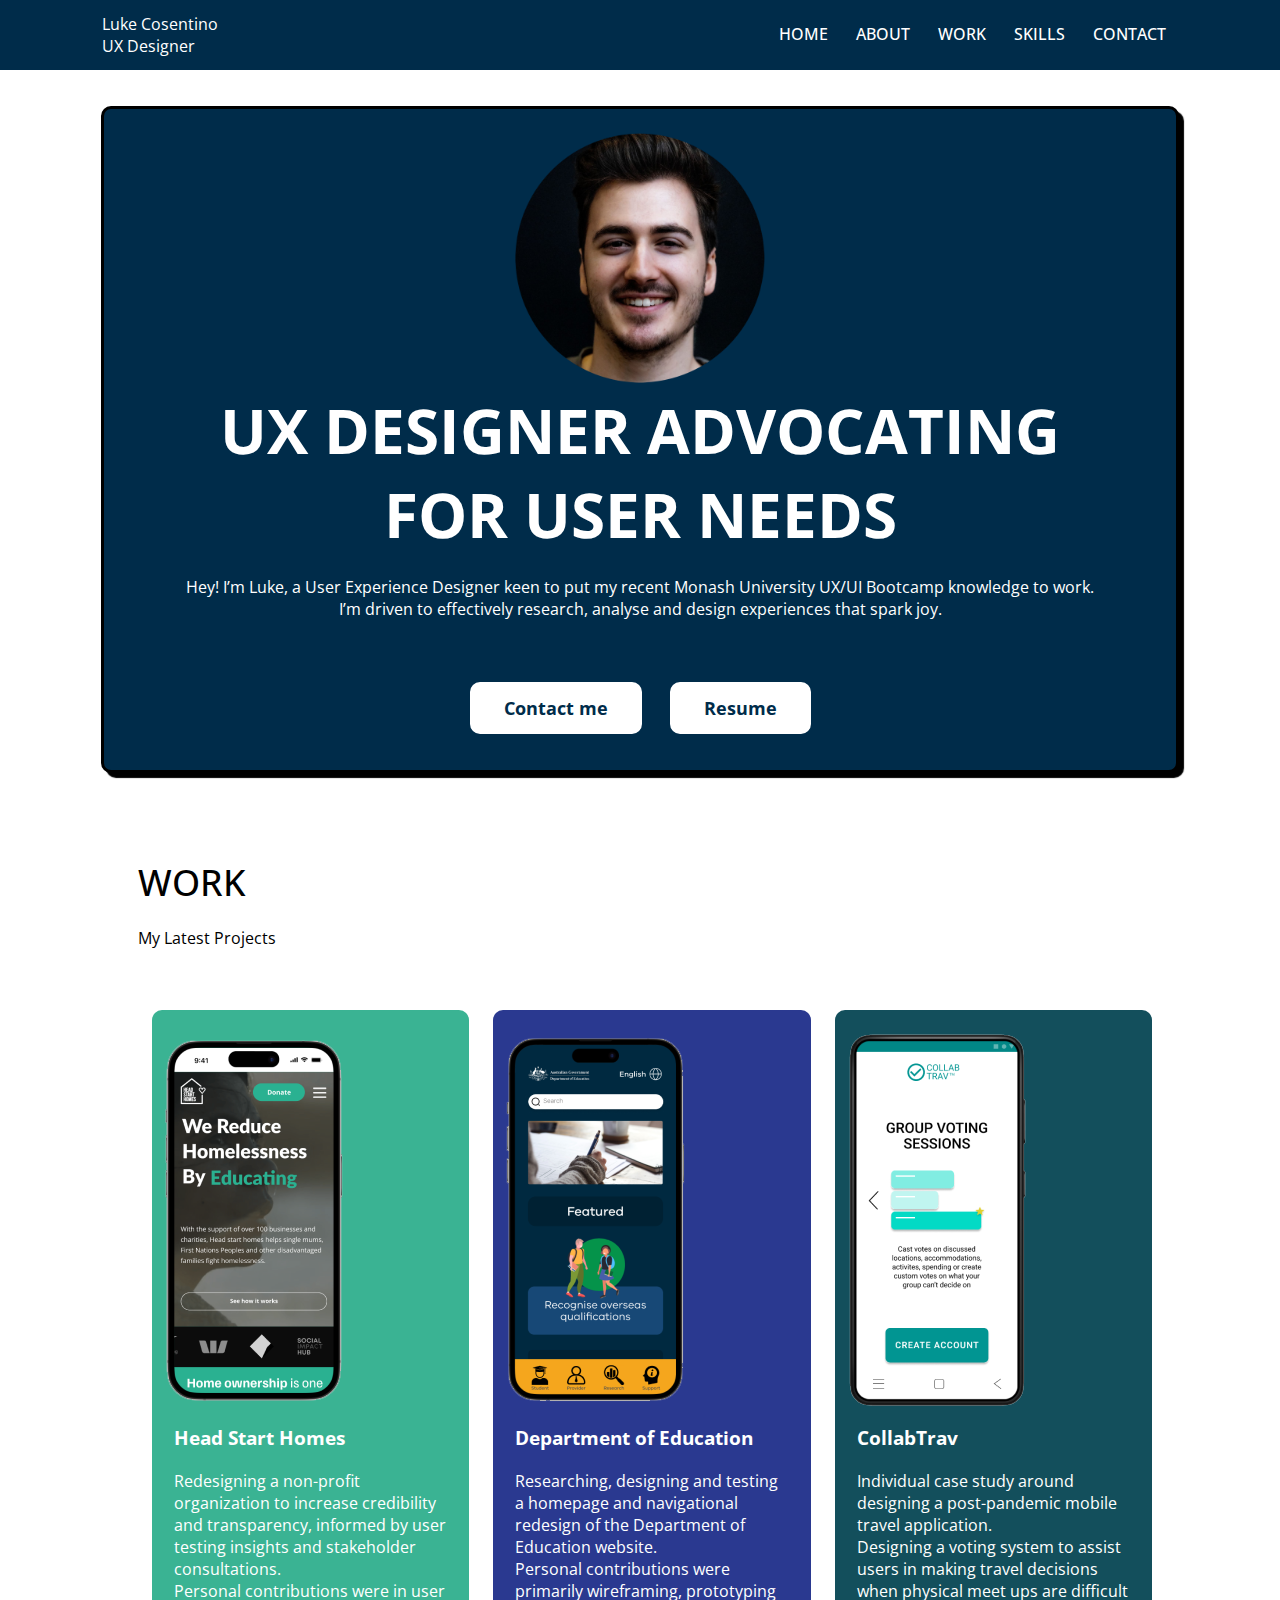
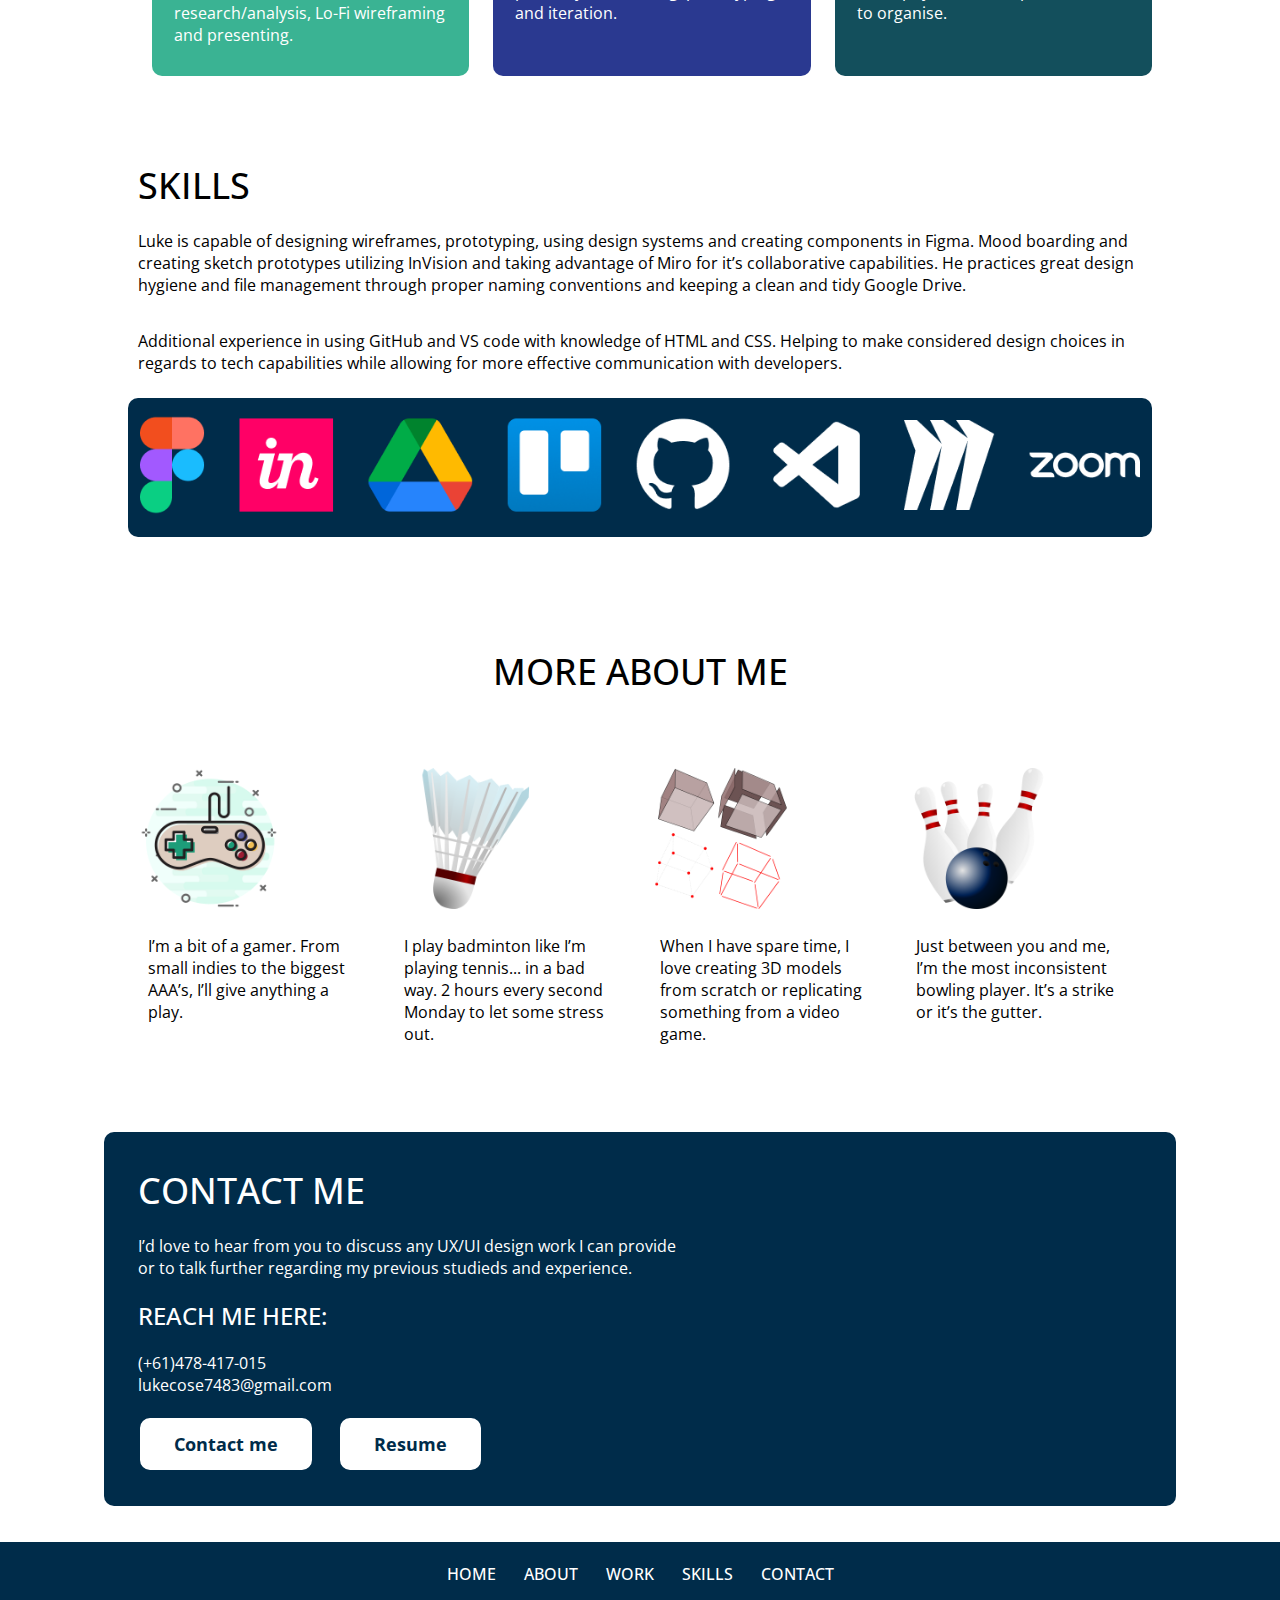
<file: index.html>
<!DOCTYPE html>
<html>
<head>

    <meta name="viewport" content="with=device-width, initial-scale=1.0">
    <title>Luke Cosentino's UX Portfolio</title>
    <link rel="stylesheet" href="style.css">
    <link rel="preconnect" href="https://fonts.googleapis.com">
<link rel="preconnect" href="https://fonts.gstatic.com" crossorigin>
<link href="https://fonts.googleapis.com/css2?family=Montserrat:wght@300;400;600;700&family=Open+Sans:wght@300;400;600;700&display=swap" rel="stylesheet">
<link rel="stylesheet" href="https://stackpath.bootstrapcdn.com/font-awesome/4.7.0/css/font-awesome.min.css">
</head>
<body>
    <section class="header">
        <nav>
            <a>Luke Cosentino<br>UX Designer</a>
            <div class="nav-links" id="navLinks">
                <i class="fa fa-times" onclick="hideMenu()"></i>
                <ul>
                    <li><a href="">HOME</a></li>
                    <li><a href="">ABOUT</a></li>
                    <li><a href="#work">WORK</a></li>
                    <li><a href="#skills">SKILLS</a></li>
                    <li><a href="#contact">CONTACT</a></li>
                </ul>
            </div>
            <i class="fa fa-bars" onclick="showMenu()"></i>
        </nav>
    </section>

    <section class="heroSection">
        <div class="text-box">
            <img src="images/AboutMe.png"></a>
            <h1>UX DESIGNER ADVOCATING <br> FOR USER NEEDS</h1>
            <p>Hey! I’m Luke, a User Experience Designer keen to put my recent Monash University UX/UI Bootcamp knowledge to work. <br> I’m driven to effectively research, analyse and design experiences that spark joy.</p>
            <a href="#contact" class="hero-btn">Contact me</a>
            <a href="#contact" class="hero-btn">Resume</a>
        </div>
    </section>
        
    <!-------Projects------>

    <section class="caseStudies">
        <a id="work"></a>
        <h2>WORK</h2>
        <p>My Latest Projects</p>

        <div class="column">
        <a href="projects.html"><link>
            <div class="caseStudy-col1">
                <img src="images/HeadStartHomes-Mobile.png">
                <h3>Head Start Homes</h3>
                <p>Redesigning a non-profit organization to increase credibility and transparency, informed by user testing insights and stakeholder consultations.<br>Personal contributions were in user research/analysis, Lo-Fi wireframing and presenting.</p>
            </a></div>
            <div class="caseStudy-col2">
                <img src="images/DepartmentOfEducation-Mobile.png">
                <h3>Department of Education</h3>
                <p>Researching, designing and testing a homepage and navigational redesign of the Department of Education website.<br>Personal contributions were primarily wireframing, prototyping and iteration.</p>
            </div>
            <div class="caseStudy-col3">
                <img src="images/CollabTrav-Mobile.png">
                <h3>CollabTrav</h3>
                <p>Individual case study around designing a post-pandemic mobile travel application.<br>Designing a voting system to assist users in making travel decisions when physical meet ups are difficult to organise.</p>
            </div>
        </div>
    </div>

    </section>

        <section class="skills">
            <a id="skills"></a>
            <h2>SKILLS</h2>
            <p>Luke is capable of designing wireframes, prototyping, using design systems and creating components in Figma. Mood boarding and creating sketch prototypes utilizing InVision and taking advantage of Miro for it’s collaborative capabilities. He practices great design hygiene and file management through proper naming conventions and keeping a clean and tidy Google Drive.</p>
            <p>Additional experience in using GitHub and VS code with knowledge of HTML and CSS. Helping to make considered design choices in regards to tech capabilities while allowing for more effective communication with developers.</p>
            <div class="skills-row">
                <div class="skills-col">
                    <img src="images/SkillsLogos.png">
                </div>

            </div>

        </section>

        <section class="liked-things">
            <h2>MORE ABOUT ME</h2>

            <div class="row">
                <div class="liked-things-col">
                    <img src="images/Gaming.png">
                    <p>I’m a bit of a gamer. From small indies to the biggest AAA’s, I’ll give anything a play.</p>
                </div>

                <div class="liked-things-col">
                    <img src="images/Badminton.png">
                    <p>I play badminton like I’m playing tennis... in a bad way. 2 hours every second Monday to let some stress out.</p>
                </div>

                <div class="liked-things-col">
                    <img src="images/3D-Modeling.png">
                    <p>When I have spare time, I love creating 3D models from scratch or replicating something from a video game.</p>
                </div>

                <div class="liked-things-col">
                    <img src="images/Bowling.png">
                    <p>Just between you and me, I’m the most inconsistent bowling player. It’s a strike or it’s the gutter.</p>
                </div>

            </div>


        </section>

        <section>
            <div class="contact-me">
                <a id="contact"></a>
                <h2>CONTACT ME</h2>
                <p>I’d love to hear from you to discuss any UX/UI design work I can provide <br> or to talk further regarding my previous studieds and experience.</p>
                <h1>REACH ME HERE:</h1>
                <p>(+61)478-417-015 <br> lukecose7483@gmail.com</p>
                <a href="#contact" class="hero-btn">Contact me</a>
                <a href="#contact" class="hero-btn">Resume</a>
            </div>

        </section>
        
        <section class="footer">
            <div class="footer-links">
                <ul>
                    <li><a href="">HOME</a></li>
                    <li><a href="">ABOUT</a></li>
                    <li><a href="">WORK</a></li>
                    <li><a href="">SKILLS</a></li>
                    <li><a href="">CONTACT</a></li>
                </ul>
            </div>
        </section>

    </section>

    <!-------JavaScript for Toggle Menu------>
    <script>

        var navLinks = document.getElementById("navLinks");

        function showMenu(){
            navLinks.style.right = "0";
        }

        function hideMenu(){
            navLinks.style.right = "-200px";
        }

    </script>


</body>
</html>

<script src="https://ajax.googleapis.com/ajax/libs/jquery/3.6.1/jquery.min.js"></script>
    <script src="index.js"></script>
</file>
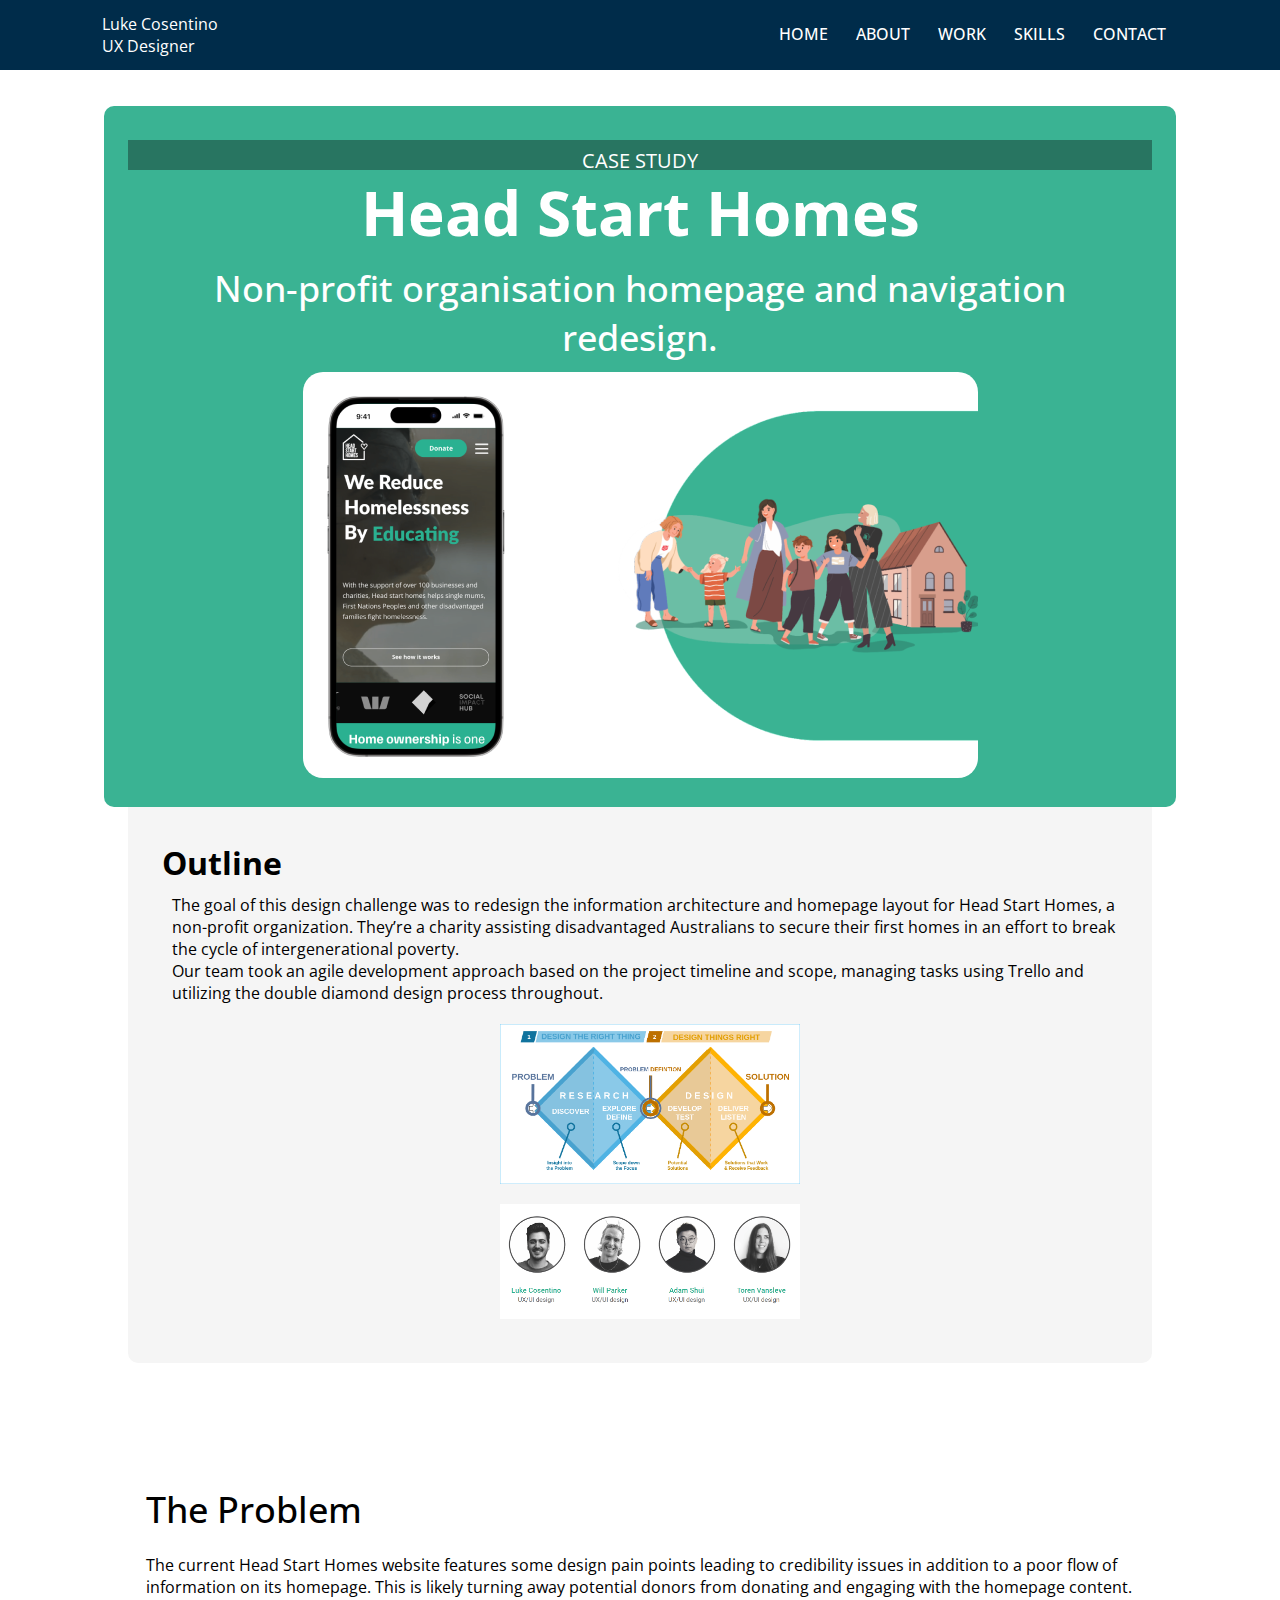
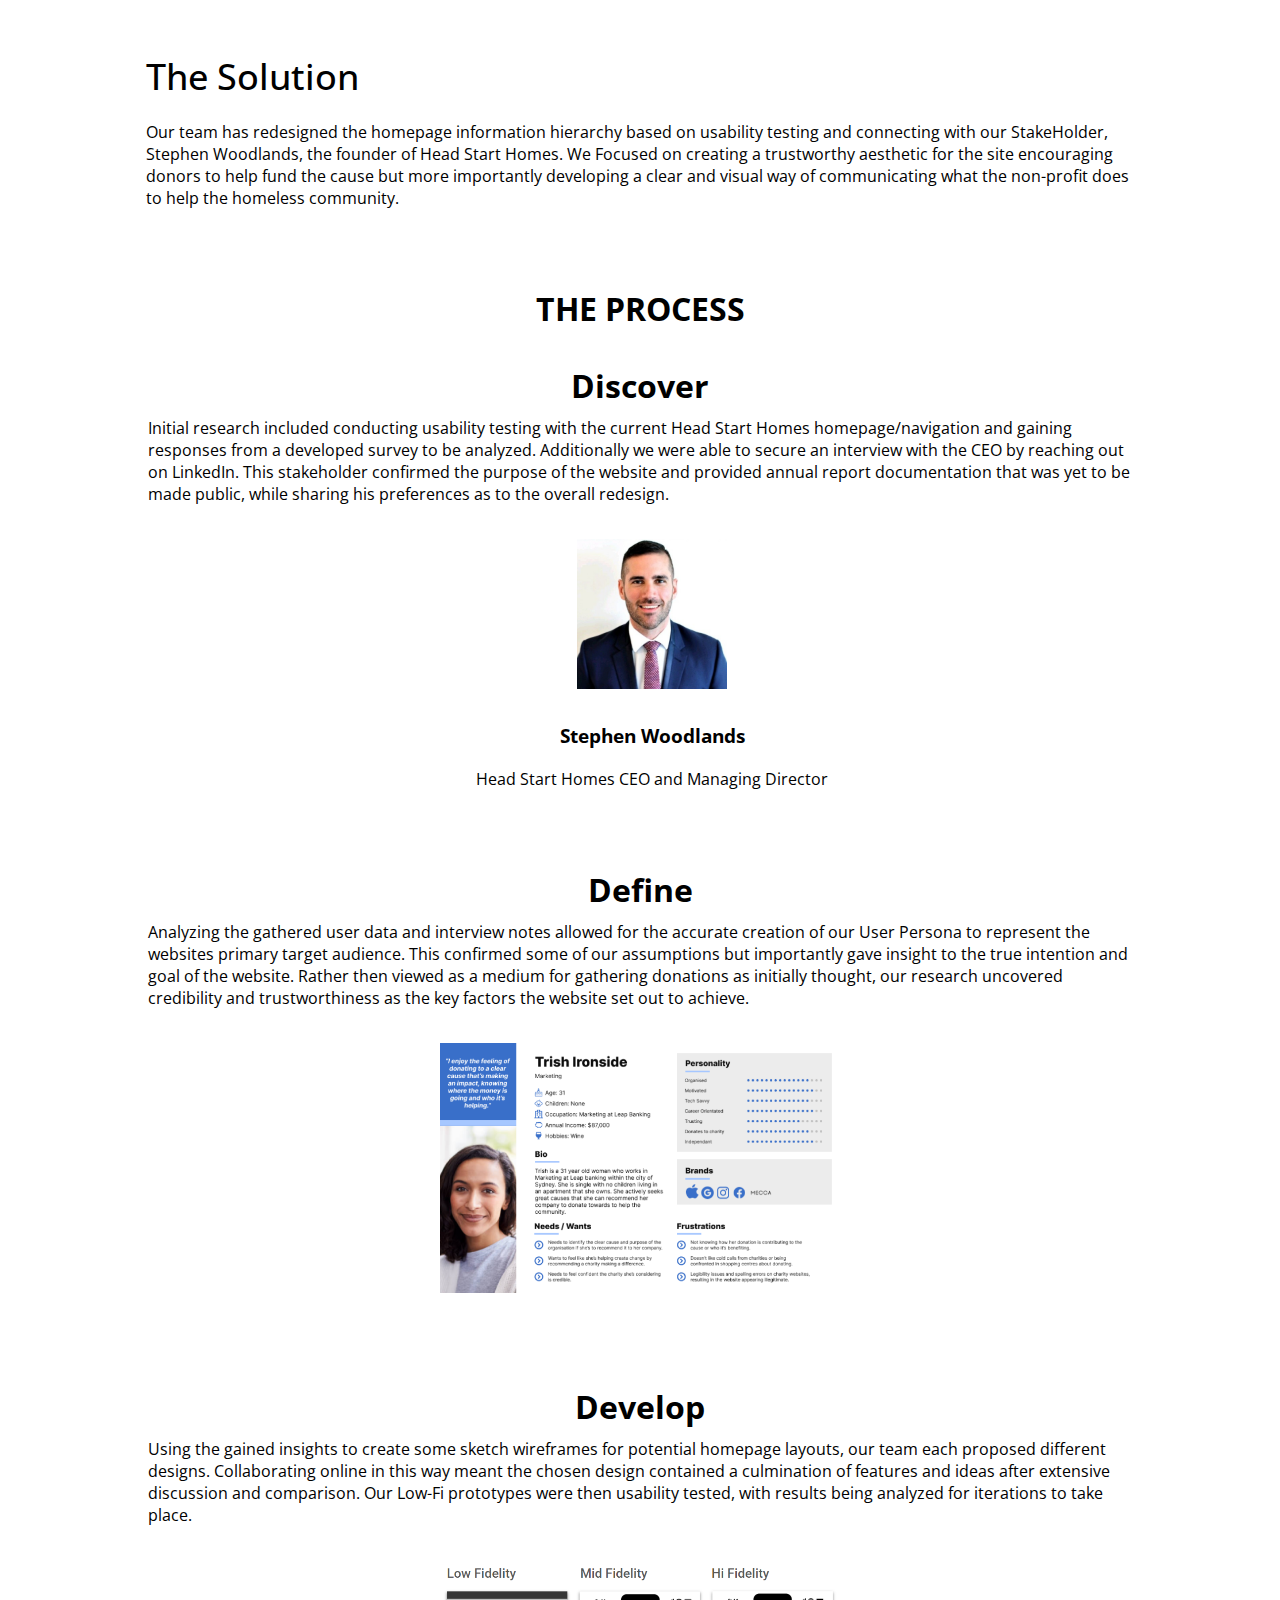
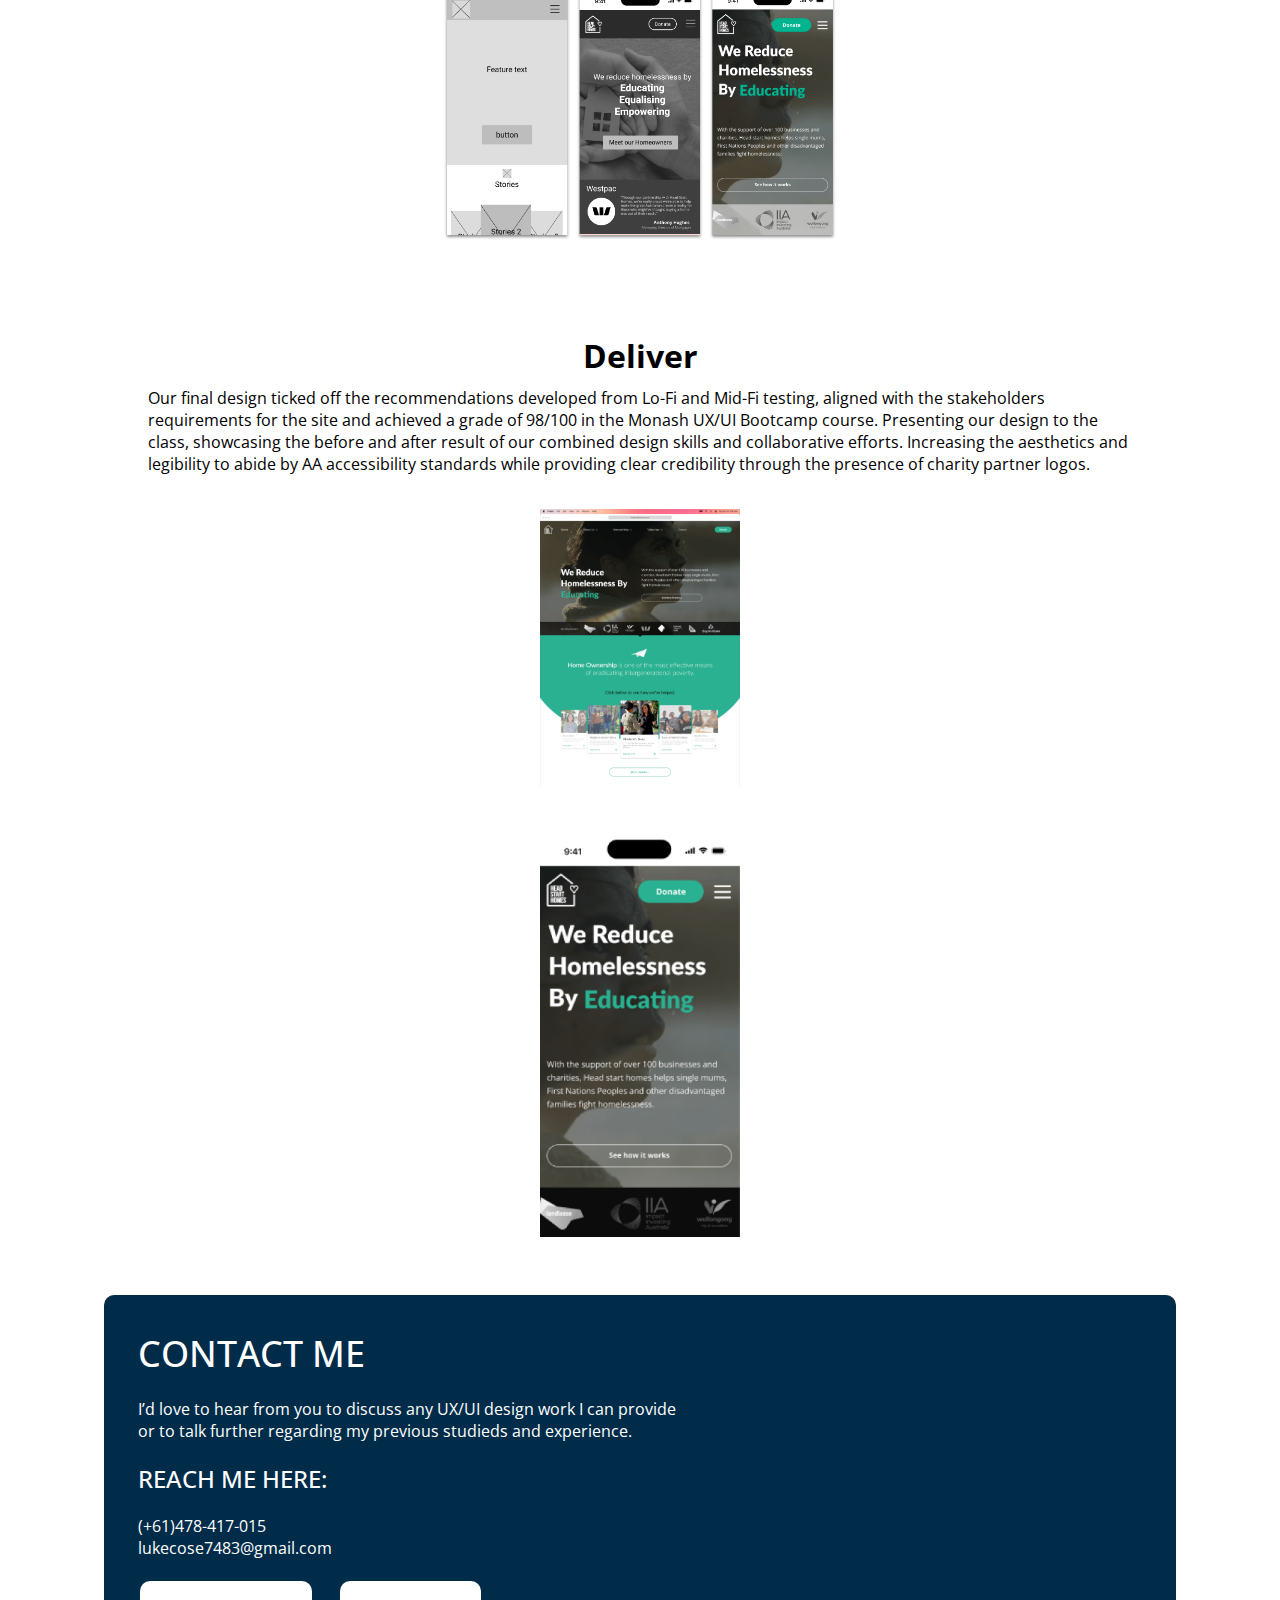
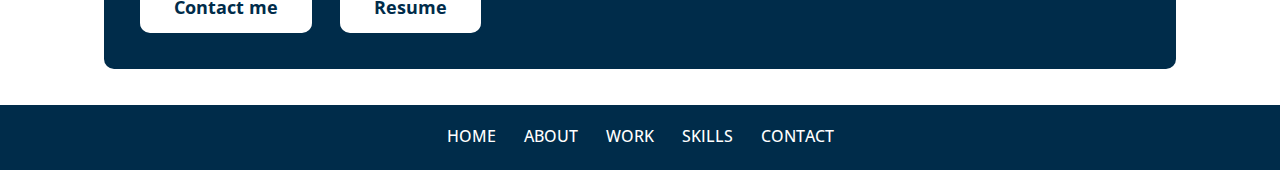
<file: projects.html>
<!DOCTYPE html>
<html>
<head>

    <meta name="viewport" content="with=device-width, initial-scale=1.0">
    <title>Luke Cosentino's UX Portfolio</title>
    <link rel="stylesheet" href="style.css">
    <link rel="preconnect" href="https://fonts.googleapis.com">
<link rel="preconnect" href="https://fonts.gstatic.com" crossorigin>
<link href="https://fonts.googleapis.com/css2?family=Montserrat:wght@300;400;600;700&family=Open+Sans:wght@300;400;600;700&display=swap" rel="stylesheet">
<link rel="stylesheet" href="https://stackpath.bootstrapcdn.com/font-awesome/4.7.0/css/font-awesome.min.css">
</head>
<body>
    <section class="header">
        <nav>
            <a href="index.html">Luke Cosentino<br>UX Designer</a>
            <div class="nav-links" id="navLinks">
                <i class="fa fa-times" onclick="hideMenu()"></i>
                <ul>
                    <li><a href="index.html">HOME</a></li>
                    <li><a href="index.html">ABOUT</a></li>
                    <li><a href="index.html">WORK</a></li>
                    <li><a href="index.html">SKILLS</a></li>
                    <li><a href="index.html">CONTACT</a></li>
                </ul>
            </div>
            <i class="fa fa-bars" onclick="showMenu()"></i>
        </nav>
    </section>

    <section class="heroSection">
        <div class="HSH_header">
            <div class="headline">
            <p>CASE STUDY</p>
        </div>
            <h1>Head Start Homes</h1>
            <h2>Non-profit organisation homepage and navigation redesign.</h2>
            <img src="images/HSH.png"></a>
        </div>
    </section>

    <section class="outline">

        <div class="projectOverview">
            <div class="grid-container">
                <h1>Outline</h1>
            <p>The goal of this design challenge was to redesign the information architecture and homepage layout for Head Start Homes, a non-profit organization. They’re a charity assisting disadvantaged Australians to secure their first homes in an effort to break the cycle of intergenerational poverty. <br> Our team took an agile development approach based on the project timeline and scope, managing tasks using Trello and utilizing the double diamond design process throughout.</p>
            <img src="images/Double_diamond.png">
            <img src="images/TeamPhotos.png">
            </div>
        </div>

     </section>

    <div class="grid-container2">
        <div class="problem">
            <h2>The Problem</h2>
            <p>The current Head Start Homes website features some design pain points leading to credibility issues in addition to a poor flow of information on its homepage. This is likely turning away potential donors from donating and engaging with the homepage content.</p>
        </div>
        <div class="solution">
            <h2>The Solution</h2>
            <p>Our team has redesigned the homepage information hierarchy based on usability testing and connecting with our StakeHolder, Stephen Woodlands, the founder of Head Start Homes. We Focused on creating a trustworthy aesthetic for the site encouraging donors to help fund the cause but more importantly developing a clear and visual way of communicating what the non-profit does to help the homeless community.</p>
        </div>

    </div>

     <h1 class="case-study-heading">THE PROCESS</h1>

    <section class="Step-1">
        <div class="steps">
            <div class="grid-container">
                <h1>Discover</h1>
                <p>Initial research included conducting usability testing with the current Head Start Homes homepage/navigation and gaining responses from a developed survey to be analyzed. Additionally we were able to secure an interview with the CEO by reaching out on LinkedIn. This stakeholder confirmed the purpose of the website and provided annual report documentation that was yet to be made public, while sharing his preferences as to the overall redesign.</p>
                <div class="CEO">
                    <div>
                        <img src="images/Stephen Woodlands.jpg">
                        <h3>Stephen Woodlands</h3>
                        <p>Head Start Homes CEO and Managing Director</p>
                    </div>
                </div>
            </div>
        </div>
    </section>

    <section class="Step-2">
        <div class="steps">
            <div class="grid-container">
                <h1 class="Define">Define</h1>
                <p>Analyzing the gathered user data and interview notes allowed for the accurate creation of our User Persona to represent the websites primary target audience. This confirmed some of our assumptions but importantly gave insight to the true intention and goal of the website. Rather then viewed as a medium for gathering donations as initially thought, our research uncovered credibility and trustworthiness as the key factors the website set out to achieve.</p>
                <img src="images/UserPersona.png">
            </div>
        </div>
    </section>

    <section class="Step-3">
        <div class="steps">
            <div class="grid-container">
                <h1 class="Develop">Develop</h1>
                <p>Using the gained insights to create some sketch wireframes for potential homepage layouts, our team each proposed different designs. Collaborating online in this way meant the chosen design contained a culmination of features and ideas after extensive discussion and comparison. Our Low-Fi prototypes were then usability tested, with results being analyzed for iterations to take place.</p>
                <img src="images/HSH-Prototyping.png">
            </div>
        </div>
    </section>

    <section class="Step-4">
        <div class="steps">
            <div class="grid-container">
                <h1 class="Deliver">Deliver</h1>
                <p>Our final design ticked off the recommendations developed from Lo-Fi and Mid-Fi testing, aligned with the stakeholders requirements for the site and achieved a grade of 98/100 in the Monash UX/UI Bootcamp course. Presenting our design to the class, showcasing the before and after result of our combined design skills and collaborative efforts. Increasing the aesthetics and legibility to abide by AA accessibility standards while providing clear credibility through the presence of charity partner logos.</p>
                <img class="del-img" src="images/image 8.png">
                <img class="del-img" src="images/image 10.png">
            </div>
        </div>
    </section>

    <section>
        <div class="contact-me">
            <a id="contact"></a>
            <h2>CONTACT ME</h2>
            <p>I’d love to hear from you to discuss any UX/UI design work I can provide <br> or to talk further regarding my previous studieds and experience.</p>
            <h1>REACH ME HERE:</h1>
            <p>(+61)478-417-015 <br> lukecose7483@gmail.com</p>
            <a href="" class="hero-btn">Contact me</a>
            <a href="" class="hero-btn">Resume</a>
        </div>

    </section>


     <section class="footer">
        <div class="footer-links">
            <ul>
                <li><a href="index.html">HOME</a></li>
                <li><a href="">ABOUT</a></li>
                <li><a href="">WORK</a></li>
                <li><a href="">SKILLS</a></li>
                <li><a href="">CONTACT</a></li>
            </ul>
        </div>
    </section>


    </body>
</html>

    <script src="https://ajax.googleapis.com/ajax/libs/jquery/3.6.1/jquery.min.js"></script>
    <script src="index.js"></script>

<!--<button class="accordion">Discover</button>
        <div class="panel">
            <p>
                Initial research included conducting usability testing with the current Head Start Homes homepage/navigation and gaining responses from a developed survey to be analyzed. Additionally we were able to secure an interview with the CEO by reaching out on LinkedIn. This stakeholder confirmed the purpose of the website and provided annual report documentation that was yet to be made public, while sharing his preferences as to the overall redesign.
            </p>
        </div>

        <button class="accordion">Define</button>
        <div class="panel">
            <p>
                Analyzing the gathered user data and interview notes allowed for the accurate creation of our User Persona to represent the websites primary target audience. This confirmed some of our assumptions but importantly gave insight to the true intention and goal of the website. Rather then viewed as a medium for gathering donations as initially thought, our research uncovered credibility and trustworthiness as the key factors the website set out to achieve.
            </p>
        </div>

        <button class="accordion">Develop</button>
        <div class="panel">
            <p>
                Using the gained insights to create some sketch wireframes for potential homepage layouts, our team each proposed different designs. Collaborating online in this way meant the chosen design contained a culmination of features and ideas after extensive discussion and comparison.
            </p>
        </div>

        <button class="accordion">Deliver</button>
        <div class="panel">
            <p>
                Our final design ticked off the recommendations developed from Lo-Fi and Mid-Fi testing, aligned with the stakeholders requirements for the site and achieved a grade of 98/100 in the Monash UX/UI Bootcamp course.
            </p>
            <p>Presenting our design to the class, showcasing the before and after result of our combined design skills and collaborative efforts. Increasing the aesthetics and legibility to abide by AA accessibility standards while providing clear credibility through the presence of charity partner logos.</p>
        </div>-->
</file>
<file: style.css>
*{
    margin: 0;
    padding: 0;
    font-family: 'Montserrat', sans-serif;
    font-family: 'Open Sans', sans-serif;
}

html, body {
    max-width: 100%;
    overflow-x: hidden;
}

.header {
    width: 100%;
    background-color: white;
    position: sticky;
    background-position: center;
    background-size: cover;
}

.header a {
    color: white;
    font-weight: 400;
}

nav {
    background-color: #002C4A;
    display: flex;
    padding: 1% 8%;
    justify-content: space-between;
    align-items: center;
}

nav img {
    align-items: center;
    width: 50px;
    padding: 0;
}

.nav-links {
    flex: 1;
    text-align: right;
}

.nav-links ul li {
    list-style: none;
    display: inline-block;
    padding: 8px 12px;
    position: relative;
}

.nav-links ul li a {
    color: white;
    text-decoration: none;
    font-size: 16px;
    font-weight: 500;
}

.nav-links ul li a:hover {
    color: white;
    text-decoration: none;
    font-size: 16px;
}

.nav-links ul li::after {
    content: '';
    width: 0%;
    height: 2px;
    background: white;
    display: block;
    margin: auto;
    transition: 0.2s;
}

.nav-links ul li:hover::after {
    width: 100%;
    font-weight: bold;
}

.heroSection {
    display: flex;
    width: 100%;
    align-items: center;
    justify-content: center;
    margin: auto;
    text-align: left;

}

.text-box {
    width: 80%;
    box-shadow: 5px 5px 1px rgba(0, 0, 0, 1);
    border: 3px solid black;
    border-radius: 10px;
    background-color: #002C4A;
    border-radius: 10px;
    color: white;
    text-align: center;
    padding: 24px;
    margin-top: 36px;
    
}

.text-box h1 {
    font-size: 62px;
}

.text-box p {
    margin: 10px 0 40px;
    font-size: 16px;
}

.text-box img {
    align-items: center;
    width: 250px;
}

.hero-btn {
    margin: 12px;
    display: inline-block;
    text-decoration: none;
    border-radius: 10px;
    padding: 12px 32px;
    font-size: 18px;
    border: 2px solid white;
    background: white;
    color:#002C4A;
    font-weight: bold;
    position: relative;
    cursor: pointer;
    transition: 0.4s ease;
}

.hero-btn:hover {
    box-shadow: 5px 5px .2px rgba(0, 0, 0, 1);
    transform: scale(1.1);
    border: 2px solid black;
    border-radius: 10px;
    background: white;
    color:#002C4A;
    font-weight: bold;
    transition: 0.4s ease;
}

nav .fa {
    display: none;

}

@media(max-width: 700px) {
    .text-box h1 {
        font-size: 42px;
    }
    .nav-links ul li {
        display: block;
    }
    .nav-links {
        position: absolute;
        background:#002C4A;
        height: 100vh;
        width: 200px;
        top: 0;
        right: -200px;
        text-align: left;
        z-index: 2;
        transition: 1s;

        }
        nav .fa {
            display: block;
            color: white;
            margin: 10px;
            font-size: 16px;
            cursor: pointer;
        }

        .nav-links ul {
            padding: 30px;

        }
}

/*-----caseStudies-----*/
.caseStudies {
    width: 80%;
    margin: auto;
    text-align: left;
    padding-top: 75px;   
}

h2 {
    font-size: 36px;
    font-weight: 500;
    padding: 10px;
}

h3 {
    padding: 10px;
}

p {
    font-size: 16px;
    line-height: 22px;
    padding: 10px;
}

a {
    text-decoration: none;
    color: white
}

.column {
    margin-top: 5%;
    display: flex;
    justify-content: space-between;
}

.row {
    margin-top: 5%;
    display: flex;
    justify-content: space-between;
}

.caseStudy-col1{
    color: white;
    text-align: left;
    flex-basis: 31%;
    background: #3AB393;
    border-radius: 10px;
    margin-bottom: 5%;
    padding: 20px 12px;
    box-sizing: border-box;
    transition: 0.5s;
}

.caseStudy-col2{
    color: white;
    flex-basis: 31%;
    background: #2A3990;
    border-radius: 10px;
    margin-bottom: 5%;
    padding: 20px 12px;
    box-sizing: border-box;
    transition: 0.5s;
}
.caseStudy-col3{
    color: white;
    flex-basis: 31%;
    background: #134F5C;
    border-radius: 10px;
    margin-bottom: 5%;
    padding: 20px 12px;
    box-sizing: border-box;
    transition: 0.5s;
}

.caseStudy-col1:hover{
    box-shadow: 0 0 20px 0px rgba(0, 0, 0, 0.5);
}

.caseStudy-col2:hover{
    box-shadow: 0 0 20px 0px rgba(0, 0, 0, 0.5);
}

.caseStudy-col3:hover{
    box-shadow: 0 0 20px 0px rgba(0, 0, 0, 0.5);
}

@media(max-width: 900px){
    .column {
      width: 100%;
      display: block;
      margin-bottom: 20px;
    }
}

@media(max-width: 700px){
    .row {
      width: 100%;
      display: block;
      margin-bottom: 20px;
    }
}

/*-------- skills -------*/

.skills {
    width: 80%;
    align-items: center;
    margin: auto;
    text-align: left;
    padding: 24px;
    padding-bottom: 100px;
}

.skills img {
    width: 100%;
}

.skills-row {
    background-color: #002C4A;
    padding: 12px;
    border-radius: 10px;
}

.skills p {
    padding-bottom: 24px;
}

/*------- contact -------*/

.contact-me {
    width: 80%;
    padding: 24px;
    align-items: center;
    justify-content: center;
    text-align: left;
    margin: auto;
    background-color: #002C4A;
    border-radius: 10px;
    color: white;
}

.contact-me h1 {
    font-size: 24px;
    font-weight: 500;
    padding: 10px;
}

.liked-things h2 {
    text-align: center;
}

.liked-things-col {
    flex-basis: 31%;
    padding: 10px;
    margin-bottom: 5%;
    text-align: left;
}

.liked-things {
   width: 80%;
   margin: auto;
}

.liked-things-col img {
    display: flex;
    width: 60%;
    align-items: center;
    justify-content: center;
}

.liked-things-col p {
    margin-top: 16px;
    margin-bottom: 16px;
    text-align: left;
}

.contact-me {
    width: 80%;
    margin-bottom: 36px;
}

.footer {
    background-color: #002C4A;
    display: flex;
    padding: 1% 8%;
    justify-content: space-between;
    align-items: center;
}

.footer-links {
    flex: 1;
    text-align: center;
}

.footer ul li a {
    color: white;
    text-decoration: none;
    font-size: 16px;
    font-weight: 500;
}

.footer ul li {
    list-style: none;
    display: inline-block;
    padding: 8px 12px;
    position: relative;
}

.footer-links ul li a:hover {
    color: white;
    text-decoration: none;
    font-size: 16px;
}

.footer-links ul li::after {
    content: '';
    width: 0%;
    height: 2px;
    background: white;
    display: block;
    margin: auto;
    transition: 0.2s;
}

.footer-links ul li:hover::after {
    width: 100%;
    font-weight: bold;
}

/*----Head_Start_Homes_Page----*/
.projectOverview {
    width: 80%;
    background-color: whitesmoke;
    text-align: left;
    flex-basis: 31%;
    border-bottom-left-radius: 10px;
    border-bottom-right-radius: 10px;
    margin: auto;
    margin-bottom: 24px;
    padding: 24px 24px;
    box-sizing: border-box;
}

.container {
    display: flex;
    align-items: center;
    justify-content: center;
}

.projectOverview img {
    display: flex;
    margin: auto;
    padding: 10px;
    width: 300px;
}

.headline {
    background-color: #287561;
    width: 100%;
    height: 30px;
}

.headline p {
    display: flex;
    justify-content: center;
    
}

.HSH_header {
    width: 80%;
    border-radius: 10px;
    background-color: #3AB393;
    border-radius: 10px;
    color: white;
    text-align: center;
    padding: 24px;
    margin-top: 36px;
}

.HSH_header h1 {
    font-size: 62px;
}

.HSH_header p {
    margin: 10px 10px 40px;
    font-size: 20px;
    font-weight: 400;

}

.HSH_header img {
    align-items: center;
    border-radius: 20px;
}

.problem {
    display: block;
    width: 80%;
    margin: auto;
    text-align: left;
    margin-bottom: 24px;
}

.solution {
    display: block;
    width: 80%;
    margin: auto;
    text-align: left;
    margin-bottom: 58px;
}

.steps {
    display: flex;
    margin: auto;
    padding: 24px;
    width: 80%;
}

.steps img {
    display: flex;
    margin: auto;
    padding: 24px;
    width: 400px;
}

.case-study-heading {
    text-align: center;
}

.CEO {
    display: flex;
    align-items: center;
    justify-content: center;
    text-align: center;
    padding-left: 24px;
}

.CEO img {
    display: flex;
    margin: auto;
    width: 150px;
}

.Define h1 {
    display: flex;
    margin: 10px 10px 10px;
}

.Develop h1 {
    display: flex;
    margin: 10px 10px 10px;
}

.Deliver h1 {
    display: flex;
    margin: 10px 10px 10px;
}

.del-img {
    width: 200px !important;
}

.grid-container {
    display: grid;
    color: black;
    align-items: center;
    grid-template-columns: auto auto auto auto;
    grid-template-rows: 1fr;
    grid-gap: 10px;
    padding: 10px;
}

.grid-container2 {
    display: grid;
    color: black;
    align-items: center;
    grid-template-columns: auto;
    grid-template-rows: 1fr 1fr;
    grid-gap: 10px;
    padding: 10px;
}

.steps h1 {
    text-align: center;
    
}

@media(max-width: 1400px){
    .grid-container {
        width: 100%;
        display: block;
    }
}
</file>
